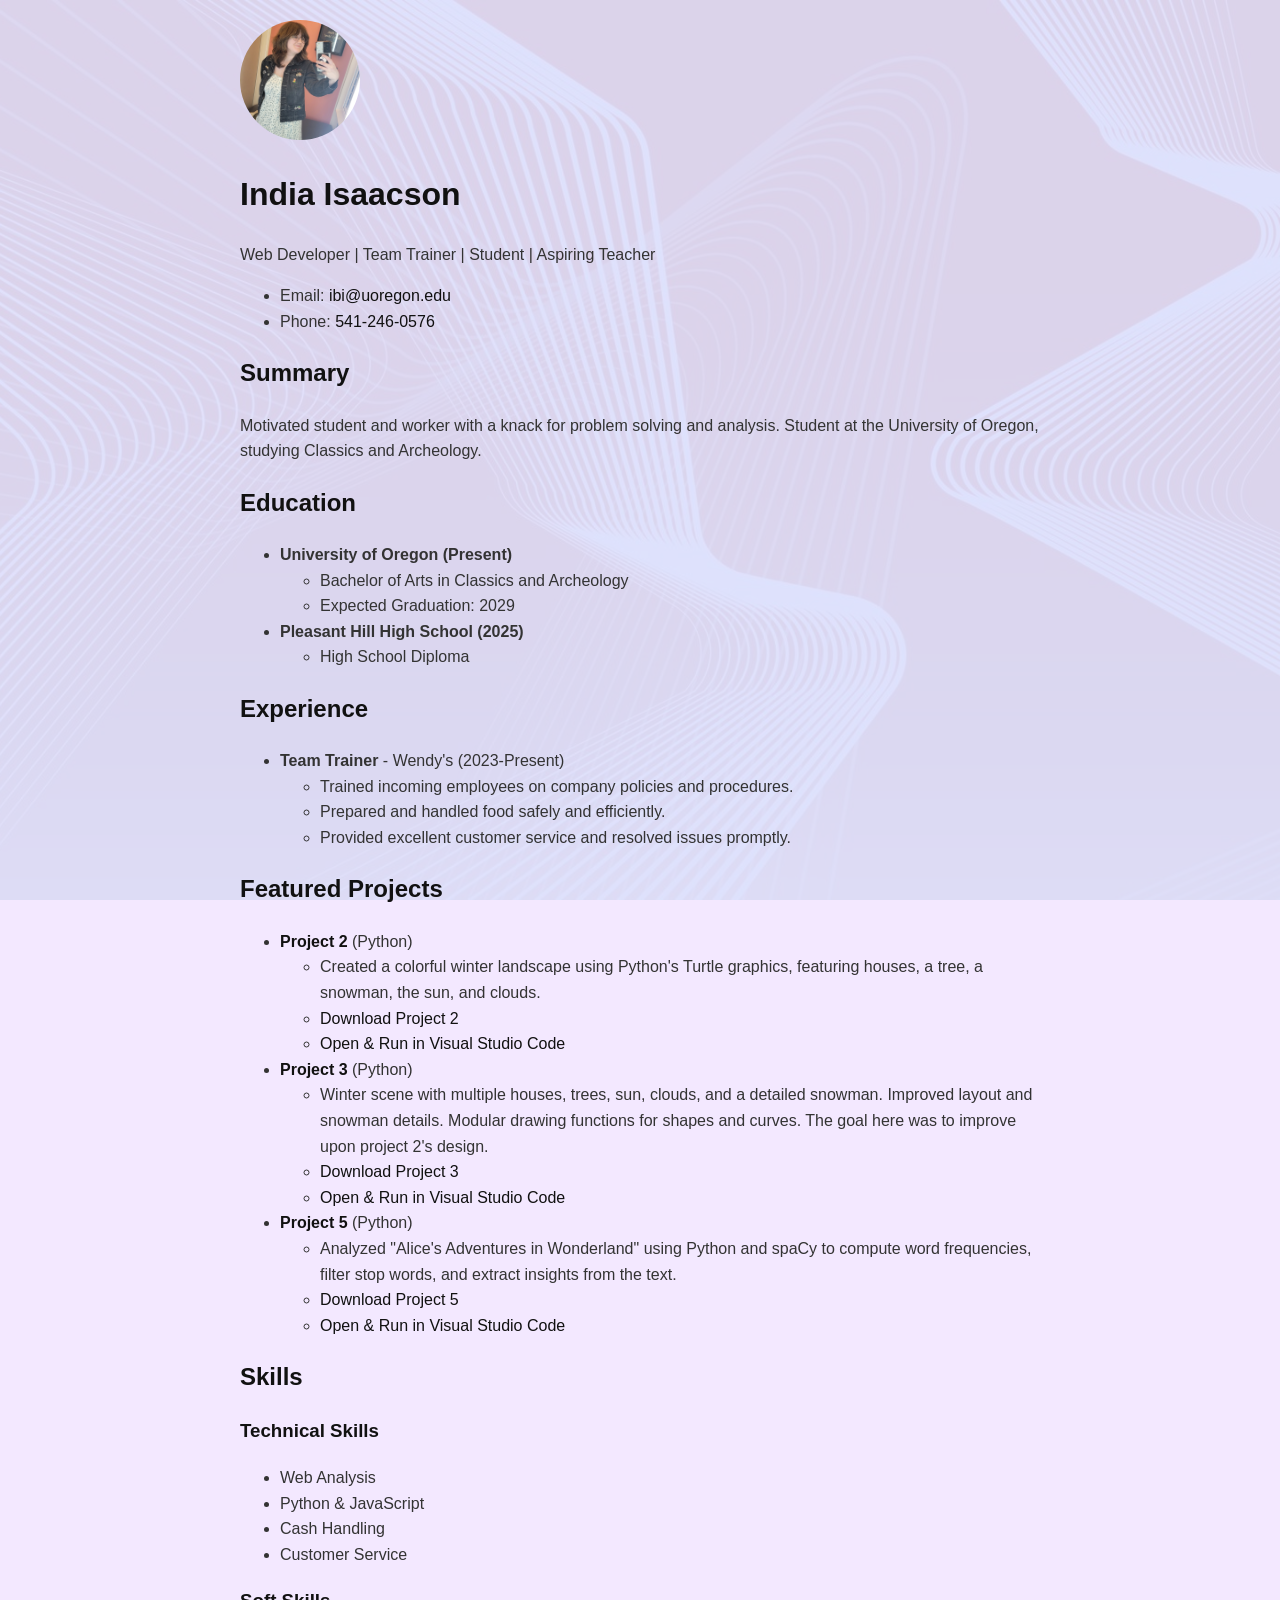
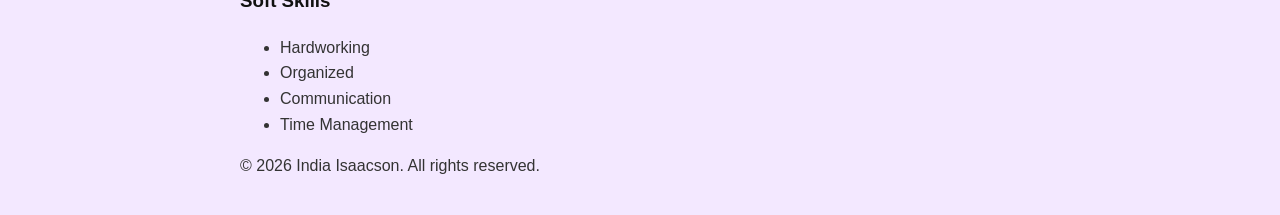
<file: index.html>
<!DOCTYPE html>
<html lang="en">

<head>
    <meta charset="UTF-8">
    <meta name="viewport" content="width=device-width, initial-scale=1.0">
    <title>Resume - India Isaacson</title>
    <link rel="stylesheet" href="styles.css">
</head>

<body>
    <header>
        <div class="profile-pic-container">
            <img id="profile-pic" src="Profile%20Picture.jpg" alt="Profile Picture"
                style="width:120px;height:120px;border-radius:50%;object-fit:cover;">
            <!-- Profile picture is static and cannot be changed by the user -->
        </div>
        <h1>India Isaacson</h1>
        <p>Web Developer | Team Trainer | Student | Aspiring Teacher</p>
        <div class="contact-info">
            <ul>
                <li>Email: <a href="mailto:ibi@uoregon.edu">ibi@uoregon.edu</a></li>
                <li>Phone: <a href="tel:5412460576">541-246-0576</a></li>
            </ul>
        </div>
    </header>
    <section id="Personal Information">
        <h2>Summary</h2>
        <p>Motivated student and worker with a knack for problem solving and analysis. Student at the University of
            Oregon, studying Classics and Archeology. </p>
    </section>
    <section id="education">
        <h2>Education</h2>
        <ul>
            <li>
                <strong>University of Oregon (Present)</strong>
                <ul>
                    <li>Bachelor of Arts in Classics and Archeology</li>
                    <li>Expected Graduation: 2029</li>
                </ul>
            </li>
            <li>
                <strong>Pleasant Hill High School (2025)</strong>
                <ul>
                    <li>High School Diploma</li>
                </ul>
            </li>
        </ul>
    </section>
    <section id="experience">
        <h2>Experience</h2>
        <ul>
            <li>
                <strong>Team Trainer</strong> - Wendy's (2023-Present)
                <ul>
                    <li>Trained incoming employees on company policies and procedures.</li>
                    <li>Prepared and handled food safely and efficiently.</li>
                    <li>Provided excellent customer service and resolved issues promptly.</li>
                </ul>
            </li>
        </ul>
    </section>
    <section id="featured-projects">
        <h2>Featured Projects</h2>
        <ul>
            <li>
                <strong><a href="project2-summary.html">Project 2</a></strong> (Python)
                <ul>
                    <li>Created a colorful winter landscape using Python's Turtle graphics, featuring houses, a tree, a
                        snowman, the sun, and clouds.</li>
                    <li><a href="project2.py" download>Download Project 2</a></li>
                    <li><a href="vscode://file/c:/Users/ibi24/Downloads/CS Project 8/project2.py">Open
                            & Run in Visual Studio Code</a></li>
                </ul>
            </li>
            <li>
                <strong><a href="project3-summary.html">Project 3</a></strong> (Python)
                <ul>
                    <li>Winter scene with multiple houses, trees, sun, clouds, and a detailed snowman. Improved layout
                        and snowman details. Modular drawing functions for shapes and curves. The goal here was to
                        improve upon project 2's design.</li>
                    <li><a href="project3.py" download>Download Project 3</a></li>
                    <li><a href="vscode://file/c:/Users/ibi24/Downloads/project3.py">Open & Run in Visual Studio
                            Code</a></li>
                </ul>
            </li>
            <li>
                <strong><a href="project5-summary.html">Project 5</a></strong> (Python)
                <ul>
                    <li>Analyzed "Alice's Adventures in Wonderland" using Python and spaCy to compute word frequencies,
                        filter stop words, and extract insights from the text.</li>
                    <li><a href="project5.py" download>Download Project 5</a></li>
                    <li><a href="vscode://file/c:/Users/ibi24/Downloads/CS Project 8/project5.py">Open
                            & Run in Visual Studio Code</a></li>
                </ul>
            </li>
        </ul>
    </section>
    <section id="skills">
        <h2>Skills</h2>
        <div class="skills-sections">
            <div class="technical-skills">
                <h3>Technical Skills</h3>
                <ul>
                    <li>Web Analysis</li>
                    <li>Python & JavaScript</li>
                    <li>Cash Handling</li>
                    <li>Customer Service</li>
                </ul>
            </div>
            <div class="soft-skills">
                <h3>Soft Skills</h3>
                <ul>
                    <li>Hardworking</li>
                    <li>Organized</li>
                    <li>Communication</li>
                    <li>Time Management</li>
                </ul>
            </div>
        </div>
    </section>
    <footer>
        <p>&copy; 2026 India Isaacson. All rights reserved.</p>
    </footer>
</body>


</html>
</file>
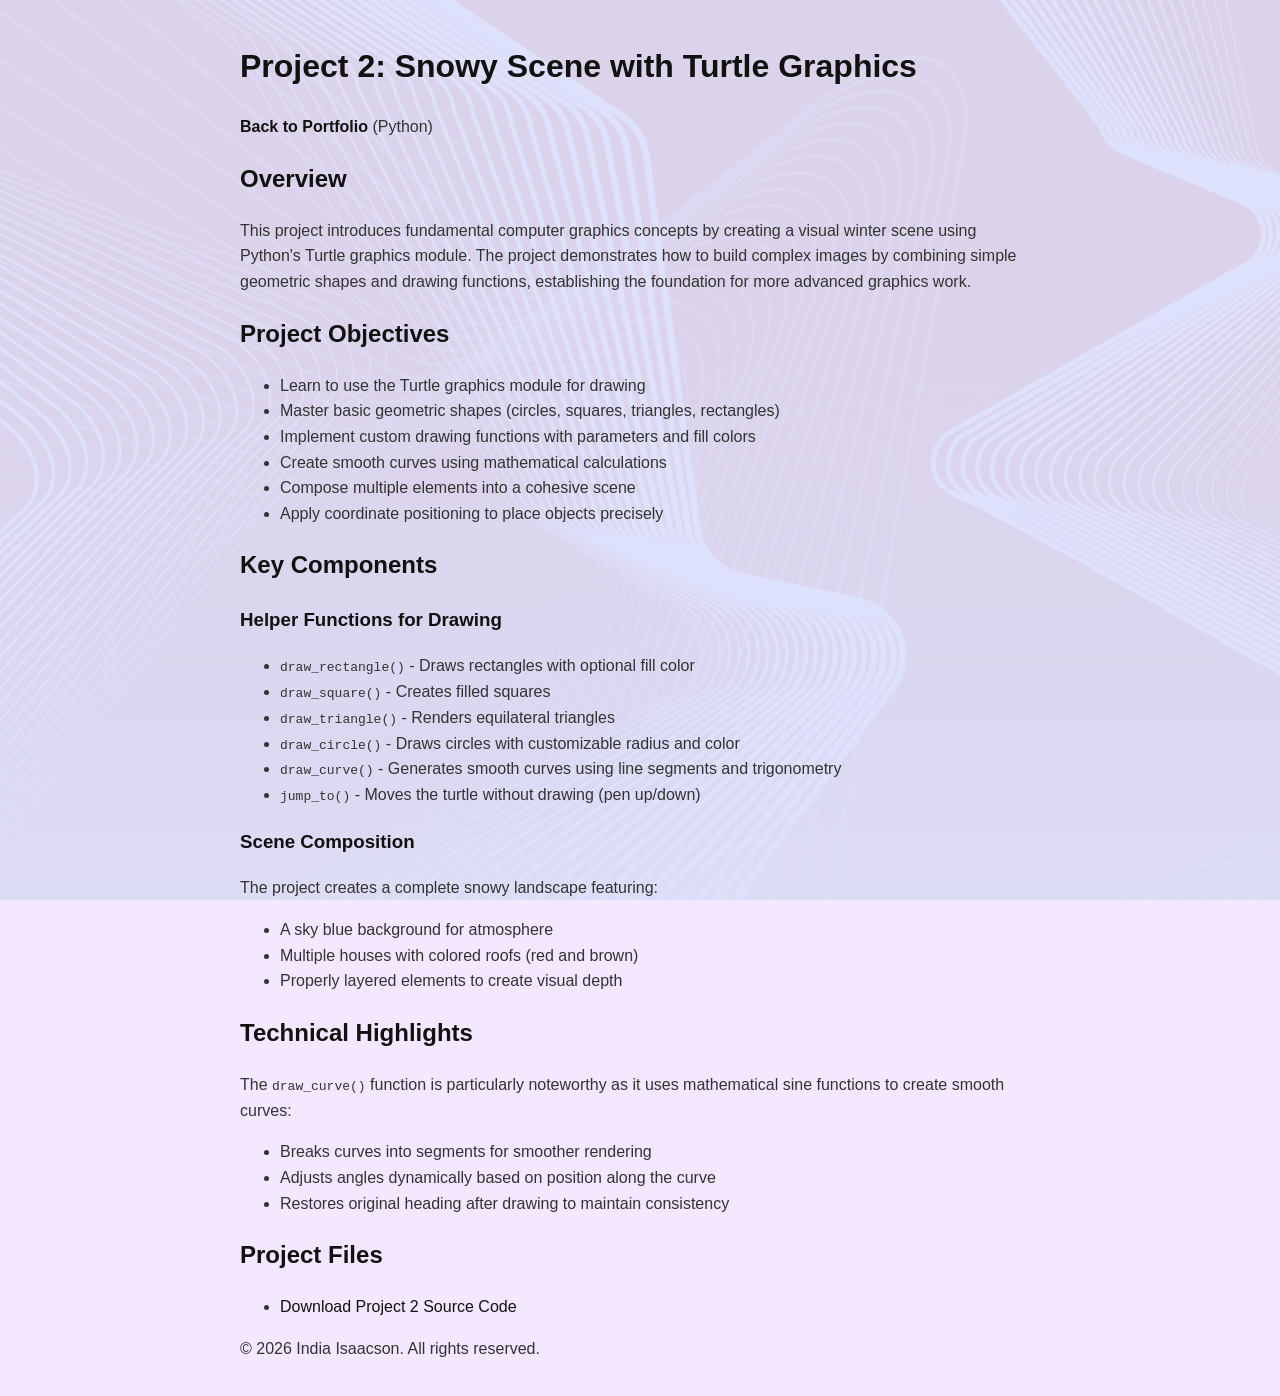
<file: project2-summary.html>
<!DOCTYPE html>
<html lang="en">
<head>
    <meta charset="UTF-8">
    <meta name="viewport" content="width=device-width, initial-scale=1.0">
    <title>Project 2: Snowy Scene with Turtle Graphics</title>
    <link rel="stylesheet" href="styles.css">
</head>
<body>
    <header>
        <h1>Project 2: Snowy Scene with Turtle Graphics</h1>
        <nav>
            <strong><a href="index.html">Back to Portfolio</a></strong> (Python)
        </nav>
    </header>

    <section id="overview">
        <h2>Overview</h2>
        <p>This project introduces fundamental computer graphics concepts by creating a visual winter scene using Python's Turtle graphics module. The project demonstrates how to build complex images by combining simple geometric shapes and drawing functions, establishing the foundation for more advanced graphics work.</p>
    </section>

    <section id="objectives">
        <h2>Project Objectives</h2>
        <ul>
            <li>Learn to use the Turtle graphics module for drawing</li>
            <li>Master basic geometric shapes (circles, squares, triangles, rectangles)</li>
            <li>Implement custom drawing functions with parameters and fill colors</li>
            <li>Create smooth curves using mathematical calculations</li>
            <li>Compose multiple elements into a cohesive scene</li>
            <li>Apply coordinate positioning to place objects precisely</li>
        </ul>
    </section>

    <section id="key-components">
        <h2>Key Components</h2>
        
        <h3>Helper Functions for Drawing</h3>
        <ul>
            <li><code>draw_rectangle()</code> - Draws rectangles with optional fill color</li>
            <li><code>draw_square()</code> - Creates filled squares</li>
            <li><code>draw_triangle()</code> - Renders equilateral triangles</li>
            <li><code>draw_circle()</code> - Draws circles with customizable radius and color</li>
            <li><code>draw_curve()</code> - Generates smooth curves using line segments and trigonometry</li>
            <li><code>jump_to()</code> - Moves the turtle without drawing (pen up/down)</li>
        </ul>

        <h3>Scene Composition</h3>
        <p>The project creates a complete snowy landscape featuring:</p>
        <ul>
            <li>A sky blue background for atmosphere</li>
            <li>Multiple houses with colored roofs (red and brown)</li>
            <li>Properly layered elements to create visual depth</li>
        </ul>
    </section>

    <section id="technical-highlights">
        <h2>Technical Highlights</h2>
        <p>The <code>draw_curve()</code> function is particularly noteworthy as it uses mathematical sine functions to create smooth curves:</p>
        <ul>
            <li>Breaks curves into segments for smoother rendering</li>
            <li>Adjusts angles dynamically based on position along the curve</li>
            <li>Restores original heading after drawing to maintain consistency</li>
        </ul>
    </section>

    <section id="project-files">
        <h2>Project Files</h2>
        <ul>
            <li><a href="project2.py" download>Download Project 2 Source Code</a></li>
        </ul>
    </section>

    <footer>
        <p>&copy; 2026 India Isaacson. All rights reserved.</p>
    </footer>
</body>
</html>
</file>
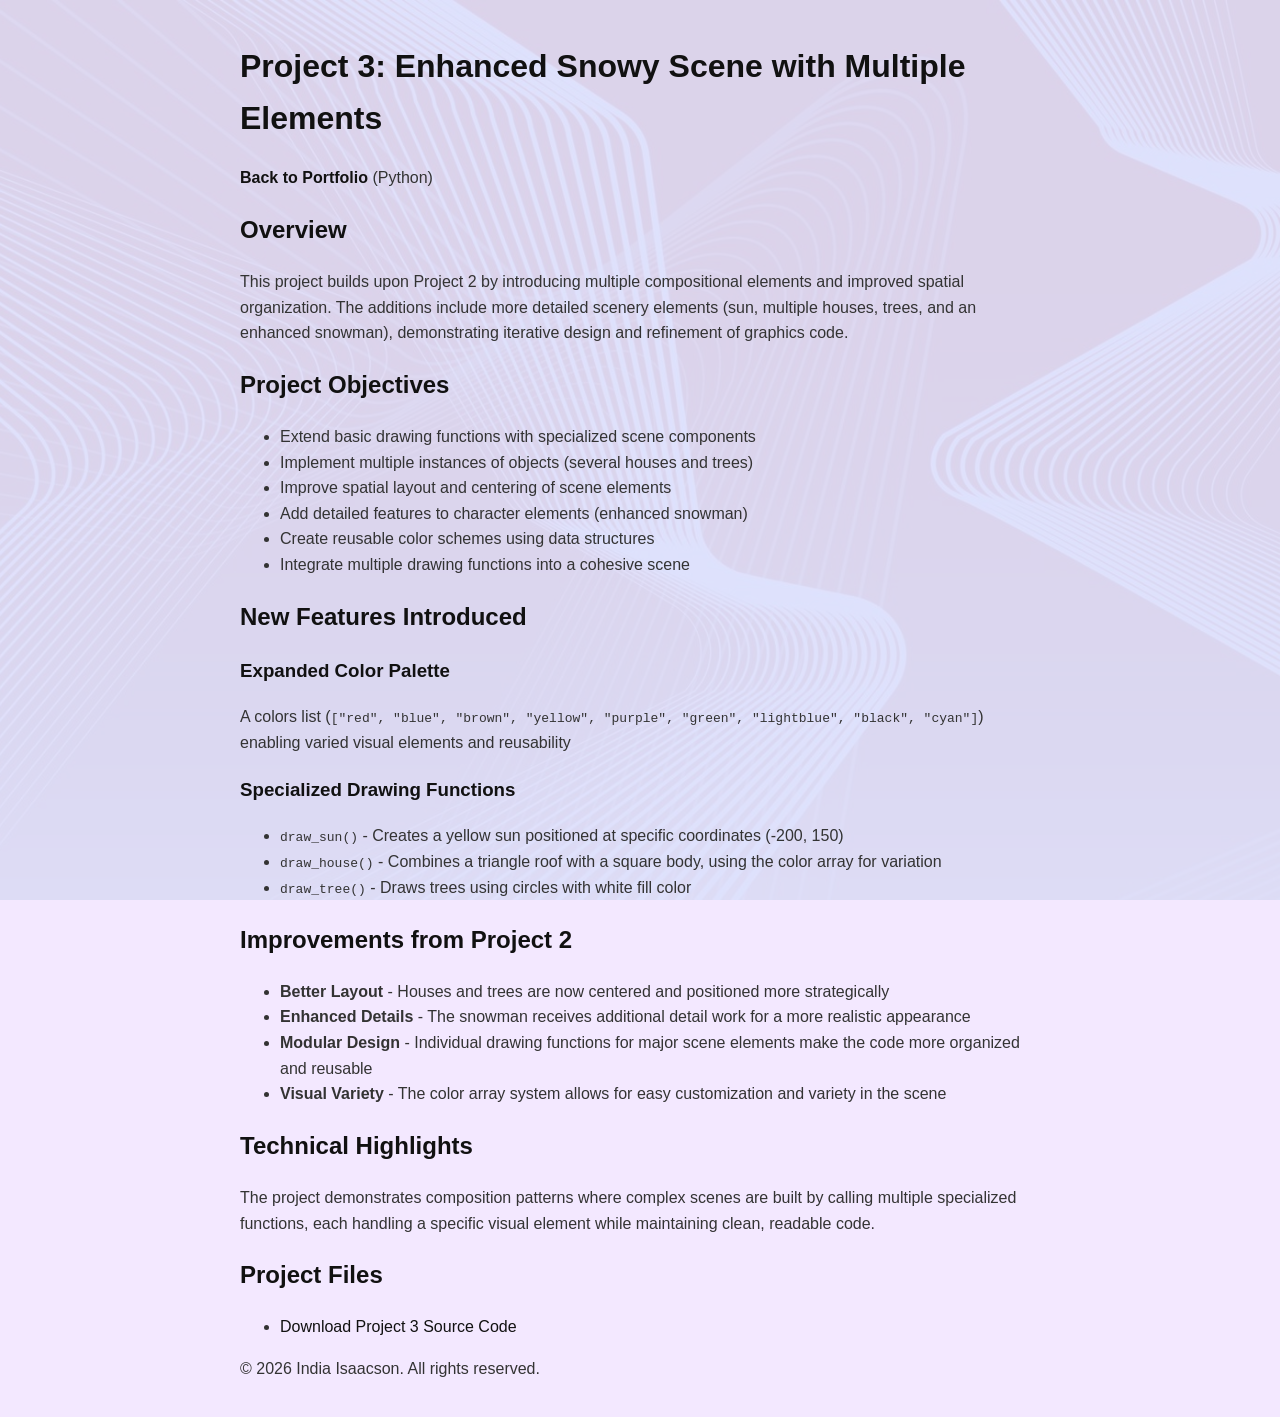
<file: project3-summary.html>
<!DOCTYPE html>
<html lang="en">
<head>
    <meta charset="UTF-8">
    <meta name="viewport" content="width=device-width, initial-scale=1.0">
    <title>Project 3: Enhanced Snowy Scene with Multiple Elements</title>
    <link rel="stylesheet" href="styles.css">
</head>
<body>
    <header>
        <h1>Project 3: Enhanced Snowy Scene with Multiple Elements</h1>
        <nav>
            <strong><a href="index.html">Back to Portfolio</a></strong> (Python)
        </nav>
    </header>

    <section id="overview">
        <h2>Overview</h2>
        <p>This project builds upon Project 2 by introducing multiple compositional elements and improved spatial organization. The additions include more detailed scenery elements (sun, multiple houses, trees, and an enhanced snowman), demonstrating iterative design and refinement of graphics code.</p>
    </section>

    <section id="objectives">
        <h2>Project Objectives</h2>
        <ul>
            <li>Extend basic drawing functions with specialized scene components</li>
            <li>Implement multiple instances of objects (several houses and trees)</li>
            <li>Improve spatial layout and centering of scene elements</li>
            <li>Add detailed features to character elements (enhanced snowman)</li>
            <li>Create reusable color schemes using data structures</li>
            <li>Integrate multiple drawing functions into a cohesive scene</li>
        </ul>
    </section>

    <section id="new-features">
        <h2>New Features Introduced</h2>
        
        <h3>Expanded Color Palette</h3>
        <p>A colors list (<code>["red", "blue", "brown", "yellow", "purple", "green", "lightblue", "black", "cyan"]</code>) enabling varied visual elements and reusability</p>

        <h3>Specialized Drawing Functions</h3>
        <ul>
            <li><code>draw_sun()</code> - Creates a yellow sun positioned at specific coordinates (-200, 150)</li>
            <li><code>draw_house()</code> - Combines a triangle roof with a square body, using the color array for variation</li>
            <li><code>draw_tree()</code> - Draws trees using circles with white fill color</li>
        </ul>
    </section>

    <section id="improvements">
        <h2>Improvements from Project 2</h2>
        <ul>
            <li><strong>Better Layout</strong> - Houses and trees are now centered and positioned more strategically</li>
            <li><strong>Enhanced Details</strong> - The snowman receives additional detail work for a more realistic appearance</li>
            <li><strong>Modular Design</strong> - Individual drawing functions for major scene elements make the code more organized and reusable</li>
            <li><strong>Visual Variety</strong> - The color array system allows for easy customization and variety in the scene</li>
        </ul>
    </section>

    <section id="technical-highlights">
        <h2>Technical Highlights</h2>
        <p>The project demonstrates composition patterns where complex scenes are built by calling multiple specialized functions, each handling a specific visual element while maintaining clean, readable code.</p>
    </section>

    <section id="project-files">
        <h2>Project Files</h2>
        <ul>
            <li><a href="project3.py" download>Download Project 3 Source Code</a></li>
        </ul>
    </section>

    <footer>
        <p>&copy; 2026 India Isaacson. All rights reserved.</p>
    </footer>
</body>
</html>
</file>
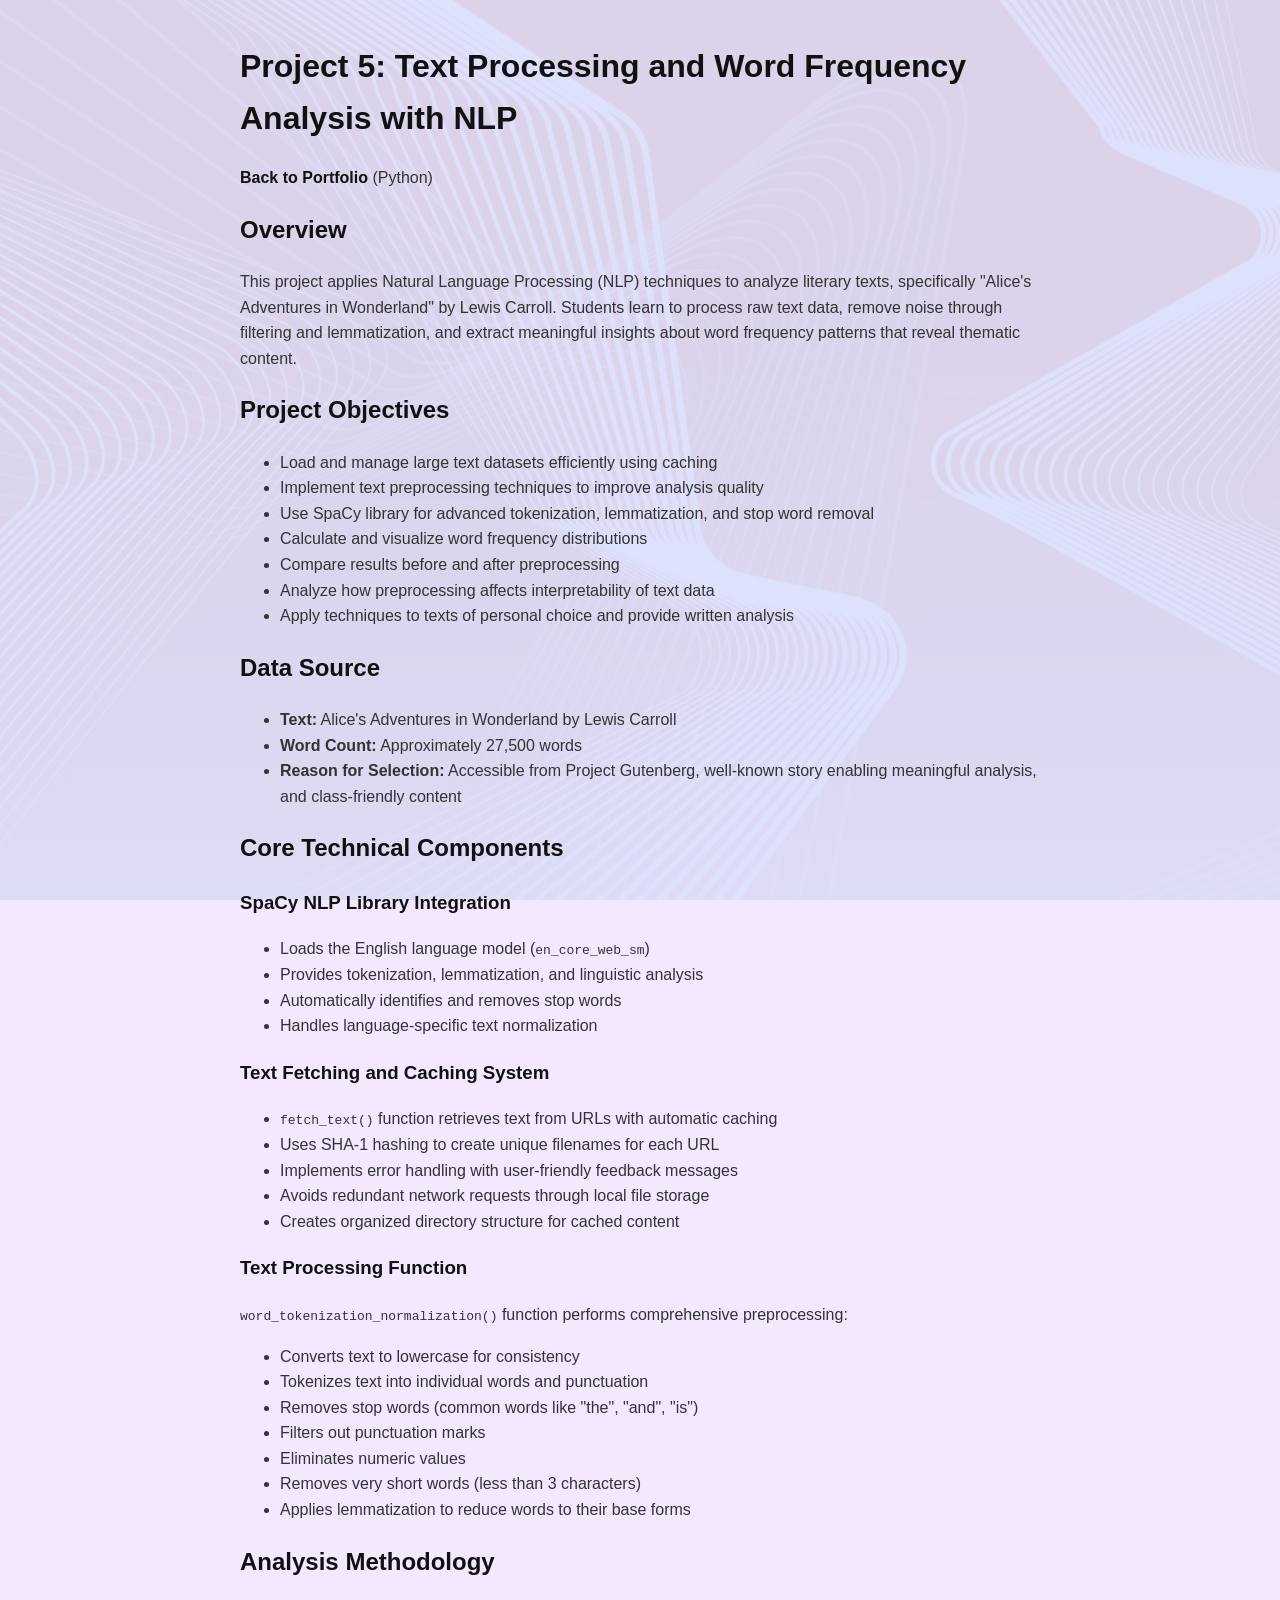
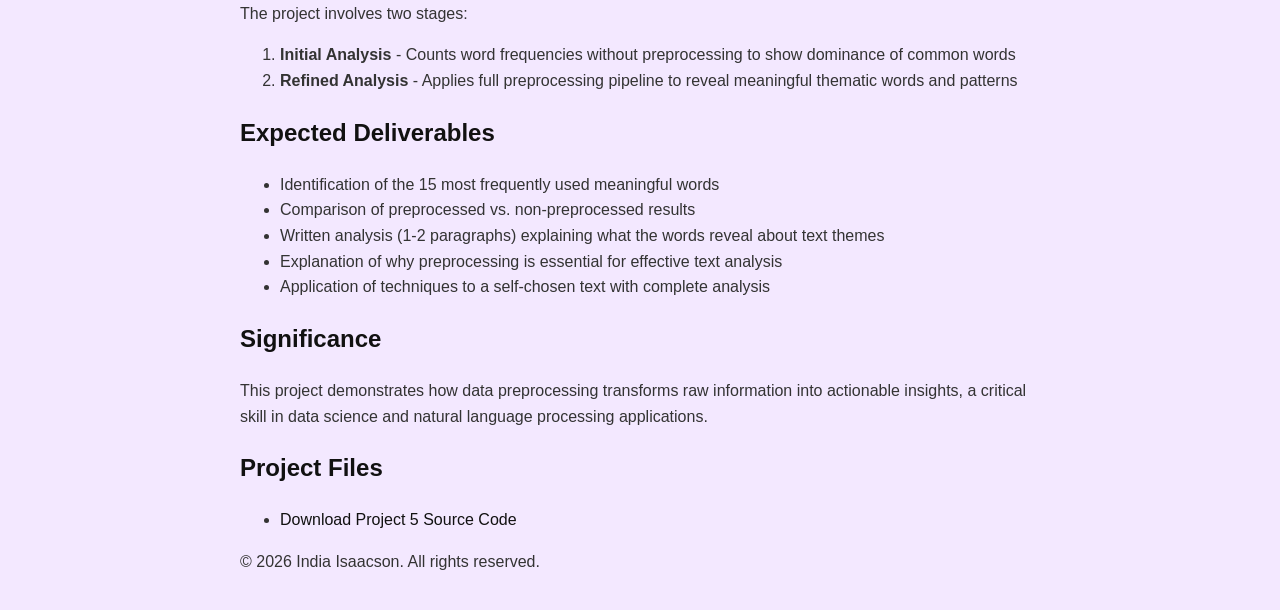
<file: project5-summary.html>
<!DOCTYPE html>
<html lang="en">
<head>
    <meta charset="UTF-8">
    <meta name="viewport" content="width=device-width, initial-scale=1.0">
    <title>Project 5: Text Processing and Word Frequency Analysis</title>
    <link rel="stylesheet" href="styles.css">
</head>
<body>
    <header>
        <h1>Project 5: Text Processing and Word Frequency Analysis with NLP</h1>
        <nav>
            <strong><a href="index.html">Back to Portfolio</a></strong> (Python)
        </nav>
    </header>

    <section id="overview">
        <h2>Overview</h2>
        <p>This project applies Natural Language Processing (NLP) techniques to analyze literary texts, specifically "Alice's Adventures in Wonderland" by Lewis Carroll. Students learn to process raw text data, remove noise through filtering and lemmatization, and extract meaningful insights about word frequency patterns that reveal thematic content.</p>
    </section>

    <section id="objectives">
        <h2>Project Objectives</h2>
        <ul>
            <li>Load and manage large text datasets efficiently using caching</li>
            <li>Implement text preprocessing techniques to improve analysis quality</li>
            <li>Use SpaCy library for advanced tokenization, lemmatization, and stop word removal</li>
            <li>Calculate and visualize word frequency distributions</li>
            <li>Compare results before and after preprocessing</li>
            <li>Analyze how preprocessing affects interpretability of text data</li>
            <li>Apply techniques to texts of personal choice and provide written analysis</li>
        </ul>
    </section>

    <section id="data-source">
        <h2>Data Source</h2>
        <ul>
            <li><strong>Text:</strong> Alice's Adventures in Wonderland by Lewis Carroll</li>
            <li><strong>Word Count:</strong> Approximately 27,500 words</li>
            <li><strong>Reason for Selection:</strong> Accessible from Project Gutenberg, well-known story enabling meaningful analysis, and class-friendly content</li>
        </ul>
    </section>

    <section id="core-components">
        <h2>Core Technical Components</h2>

        <h3>SpaCy NLP Library Integration</h3>
        <ul>
            <li>Loads the English language model (<code>en_core_web_sm</code>)</li>
            <li>Provides tokenization, lemmatization, and linguistic analysis</li>
            <li>Automatically identifies and removes stop words</li>
            <li>Handles language-specific text normalization</li>
        </ul>

        <h3>Text Fetching and Caching System</h3>
        <ul>
            <li><code>fetch_text()</code> function retrieves text from URLs with automatic caching</li>
            <li>Uses SHA-1 hashing to create unique filenames for each URL</li>
            <li>Implements error handling with user-friendly feedback messages</li>
            <li>Avoids redundant network requests through local file storage</li>
            <li>Creates organized directory structure for cached content</li>
        </ul>

        <h3>Text Processing Function</h3>
        <p><code>word_tokenization_normalization()</code> function performs comprehensive preprocessing:</p>
        <ul>
            <li>Converts text to lowercase for consistency</li>
            <li>Tokenizes text into individual words and punctuation</li>
            <li>Removes stop words (common words like "the", "and", "is")</li>
            <li>Filters out punctuation marks</li>
            <li>Eliminates numeric values</li>
            <li>Removes very short words (less than 3 characters)</li>
            <li>Applies lemmatization to reduce words to their base forms</li>
        </ul>
    </section>

    <section id="methodology">
        <h2>Analysis Methodology</h2>
        <p>The project involves two stages:</p>
        <ol>
            <li><strong>Initial Analysis</strong> - Counts word frequencies without preprocessing to show dominance of common words</li>
            <li><strong>Refined Analysis</strong> - Applies full preprocessing pipeline to reveal meaningful thematic words and patterns</li>
        </ol>
    </section>

    <section id="deliverables">
        <h2>Expected Deliverables</h2>
        <ul>
            <li>Identification of the 15 most frequently used meaningful words</li>
            <li>Comparison of preprocessed vs. non-preprocessed results</li>
            <li>Written analysis (1-2 paragraphs) explaining what the words reveal about text themes</li>
            <li>Explanation of why preprocessing is essential for effective text analysis</li>
            <li>Application of techniques to a self-chosen text with complete analysis</li>
        </ul>
    </section>

    <section id="significance">
        <h2>Significance</h2>
        <p>This project demonstrates how data preprocessing transforms raw information into actionable insights, a critical skill in data science and natural language processing applications.</p>
    </section>

    <section id="project-files">
        <h2>Project Files</h2>
        <ul>
            <li><a href="project5.py" download>Download Project 5 Source Code</a></li>
        </ul>
    </section>

    <footer>
        <p>&copy; 2026 India Isaacson. All rights reserved.</p>
    </footer>
</body>
</html>
</file>
<file: styles.css>
<!DOCTYPE html>
<html lang="en">
<head>
    <meta charset="UTF-8">
    <meta name="viewport" content="width=device-width, initial-scale=1.0">
    <title>Resume - India Isaacson</title>
    <style>
/*India Isaacson */
/* please make sure you change the name of this file to styles.css */

/* Global Styles */
* {
    margin: 0;
    padding: 0;
    box-sizing: border-box;
}

body {
    font-family: 'Segoe UI', Tahoma, Geneva, Verdana, sans-serif;
    line-height: 1.6;
    color: #333;
    max-width: 800px;
    margin: 0 auto;
    padding: 20px;
    position: relative;
    background-color: #f3e8ff;
    /* light purple */
}

/* Background Image with Transparency */
/* need position: fixed; and top: 0; left: 0; */
body:before {
    content: "";
    position: fixed;
    top: 0;
    left: 0;
    width: 100%;
    height: 100%;
    background-image: url('Websitebackground.jpg');
    background-size: cover;
    background-position: center;
    opacity: 0.1;
    z-index: -1;
}

h1, h2, h3 {
    color: #111 !important; /* black accent */
}

a {
    color: #111 !important; /* black accent for links */
    text-decoration: none;
}

a:hover {
    text-decoration: underline;
}

.profile-pic-container {
    margin-bottom: 1em;
}
    </style>
</head>
<body>
    <header>
        <div class="profile-pic-container">
            <img id="profile-pic" src="Profile%20Picture.jpg" alt="Profile Picture" style="width:120px;height:120px;border-radius:50%;object-fit:cover;">
            <!-- Profile picture is static and cannot be changed by the user -->
        </div>
        <h1>India Isaacson</h1>
        <p>Web Developer | Team Trainer | Student | Aspiring Teacher</p>
        <div class="contact-info">
            <ul>
                <li>Email: <a href="mailto:ibi@uoregon.edu">ibi@uoregon.edu</a></li>
                <li>Phone: <a href="tel:5412460576">541-246-0576</a></li>
            </ul>
        </div>
    </header>
    <section id="Personal Information">
        <h2>Summary</h2>
        <p>Motivated student and worker with a knack for problem solving and analysis. Student at the University of Oregon, studying Classics and Archeology. </p>
    </section>
    <section id="education">
        <h2>Education</h2>
        <ul>
            <li>
                <strong>University of Oregon (Present)</strong>
                <ul>
                    <li>Bachelor of Arts in Classics and Archeology</li>
                    <li>Expected Graduation: 2029</li>
                </ul>
            </li>
            <li>
                <strong>Pleasant Hill High School (2025)</strong>
                <ul>
                    <li>High School Diploma</li>
                </ul>
            </li>
        </ul>
    </section>
    <section id="experience">
        <h2>Experience</h2>
        <ul>
            <li>
                <strong>Team Trainer</strong> - Wendy's (2023-Present)
                <ul>
                    <li>Trained incoming employees on company policies and procedures.</li>
                    <li>Prepared and handled food safely and efficiently.</li>
                    <li>Provided excellent customer service and resolved issues promptly.</li>
                </ul>
            </li>
        </ul>
    </section>
    <section id="skills">
        <h2>Skills</h2>
        <div class="skills-sections">
            <div class="technical-skills">
                <h3>Technical Skills</h3>
                <ul>
                    <li>Web Analysis</li>
                    <li>Python & JavaScript</li>
                    <li>Cash Handling</li>
                    <li>Customer Service</li>
                </ul>
            </div>
            <div class="soft-skills">
                <h3>Soft Skills</h3>
                <ul>
                    <li>Hardworking</li>
                    <li>Organized</li>
                    <li>Communication</li>
                    <li>Time Management</li>
                </ul>
            </div>
        </div>
    </section>
    <footer>
        <p>&copy; 2026 India Isaacson. All rights reserved.</p>
    </footer>
</body>
</html>
</file>
